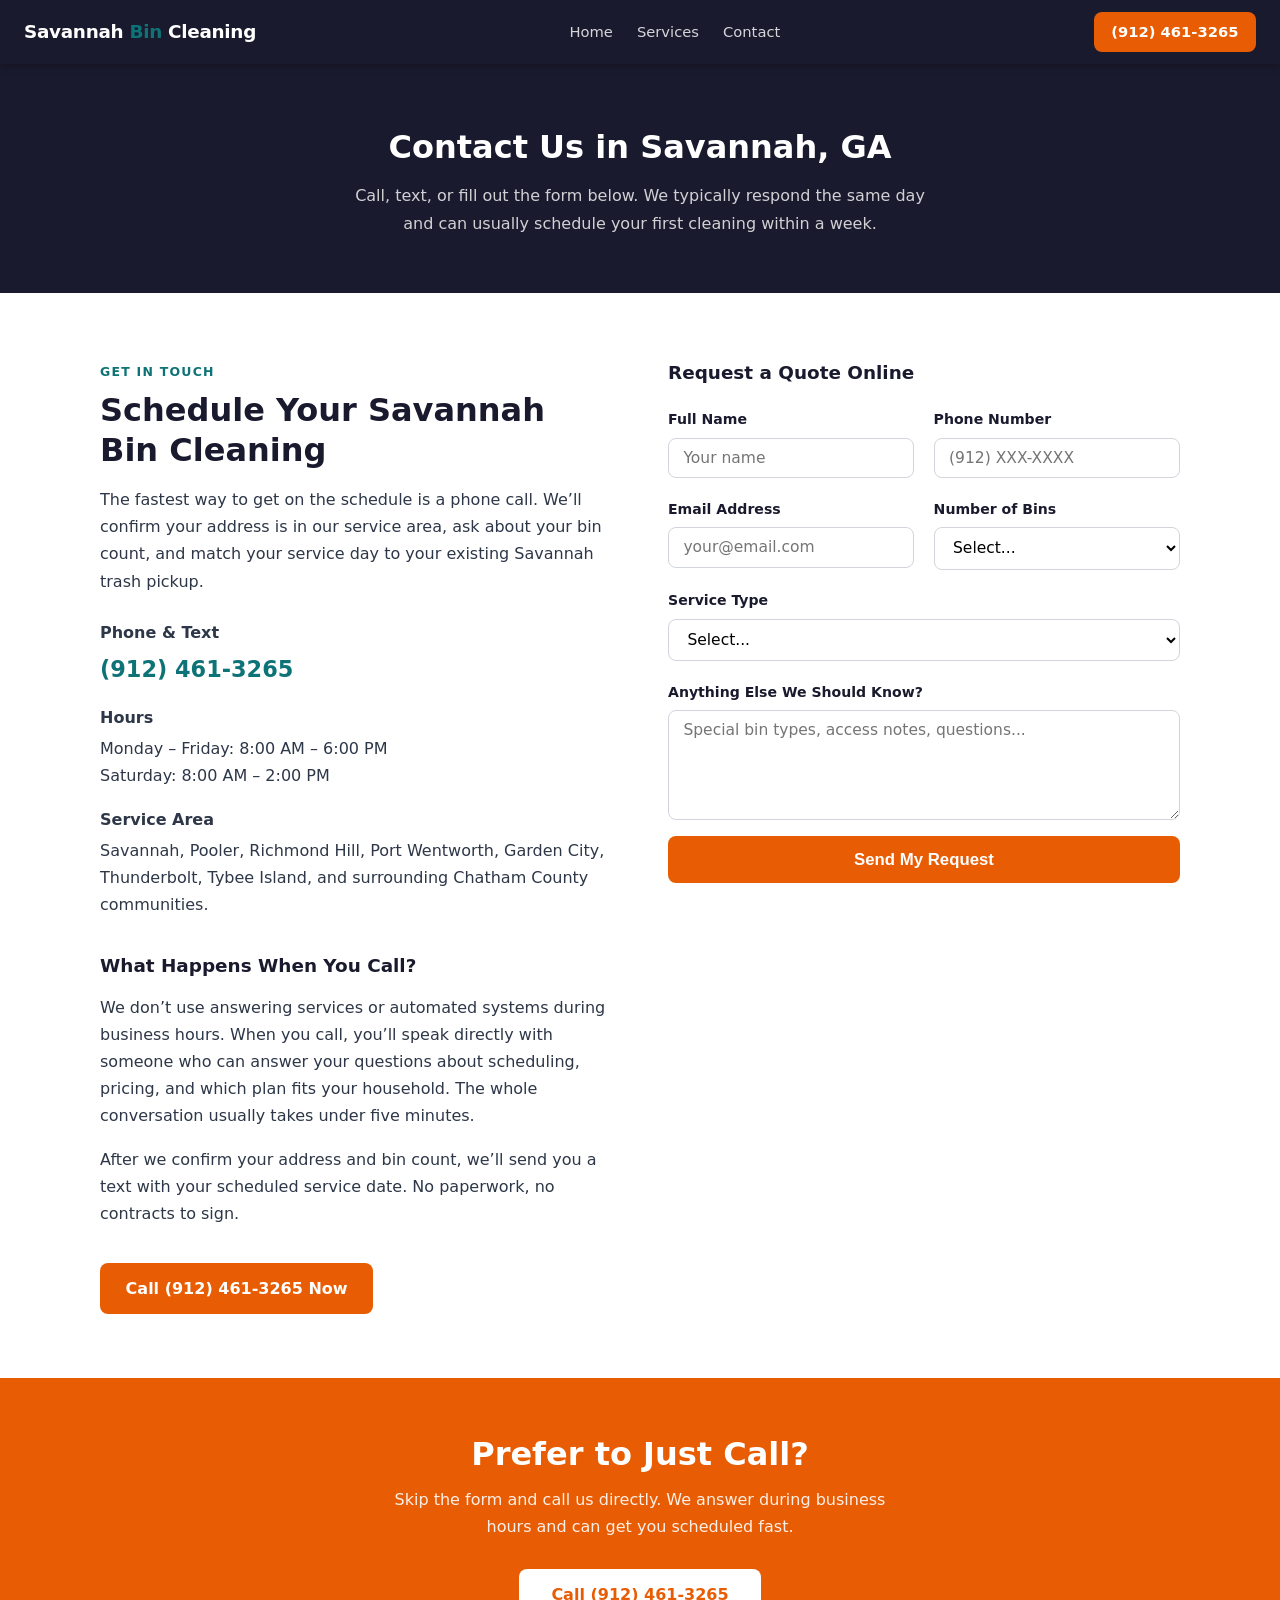
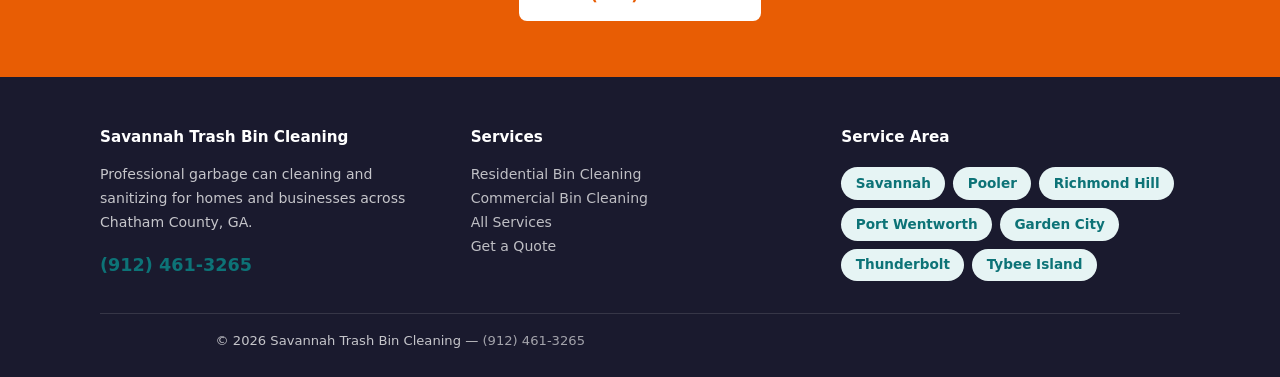
<file: contact.html>
<!DOCTYPE html>
<html lang="en">
<head>
  <meta charset="UTF-8">
  <meta name="viewport" content="width=device-width, initial-scale=1.0">
  <title>Contact Savannah Trash Bin Cleaning | (912) 461-3265</title>
  <meta name="description" content="Contact Savannah Trash Bin Cleaning to schedule your first service. Call (912) 461-3265 or submit a request online. Serving Savannah, Pooler, Richmond Hill, and all of Chatham County.">
  <link rel="canonical" href="https://savannahtrashbincleaning.com/contact.html">
  <link rel="stylesheet" href="styles.css">
  <script type="application/ld+json">
  {
    "@context": "https://schema.org",
    "@type": "LocalBusiness",
    "name": "Savannah Trash Bin Cleaning",
    "telephone": "(912) 461-3265",
    "address": {
      "@type": "PostalAddress",
      "addressLocality": "Savannah",
      "addressRegion": "GA",
      "addressCountry": "US"
    },
    "areaServed": "Savannah, GA",
    "description": "Professional trash bin cleaning service in Savannah, GA.",
    "openingHours": "Mo-Fr 08:00-18:00"
  }
  </script>
</head>
<body>

<!-- NAV -->
<nav class="site-nav">
  <a href="/" class="nav-logo">Savannah <span>Bin</span> Cleaning</a>
  <ul class="nav-links">
    <li><a href="/">Home</a></li>
    <li><a href="/services.html">Services</a></li>
    <li><a href="/contact.html">Contact</a></li>
  </ul>
  <a href="tel:9124613265" class="nav-cta">(912) 461-3265</a>
</nav>

<!-- PAGE HERO -->
<div class="page-hero">
  <h1>Contact Us in Savannah, GA</h1>
  <p>Call, text, or fill out the form below. We typically respond the same day and can usually schedule your first cleaning within a week.</p>
</div>

<!-- CONTACT BODY -->
<section class="section">
  <div class="container">
    <div class="split" style="align-items:start; gap:3.5rem;">

      <!-- LEFT: INFO -->
      <div>
        <span class="section-label">Get in Touch</span>
        <h2>Schedule Your Savannah Bin Cleaning</h2>
        <p>The fastest way to get on the schedule is a phone call. We&rsquo;ll confirm your address is in our service area, ask about your bin count, and match your service day to your existing Savannah trash pickup.</p>

        <div style="margin:1.5rem 0; display:flex; flex-direction:column; gap:1rem;">
          <div>
            <strong style="display:block; margin-bottom:.25rem;">Phone &amp; Text</strong>
            <a href="tel:9124613265" style="font-size:1.4rem; font-weight:700; color:#0d7377;">(912) 461-3265</a>
          </div>
          <div>
            <strong style="display:block; margin-bottom:.25rem;">Hours</strong>
            <p style="margin:0;">Monday &ndash; Friday: 8:00 AM &ndash; 6:00 PM<br>Saturday: 8:00 AM &ndash; 2:00 PM</p>
          </div>
          <div>
            <strong style="display:block; margin-bottom:.25rem;">Service Area</strong>
            <p style="margin:0;">Savannah, Pooler, Richmond Hill, Port Wentworth, Garden City, Thunderbolt, Tybee Island, and surrounding Chatham County communities.</p>
          </div>
        </div>

        <h3 style="margin-top:2rem; margin-bottom:.75rem;">What Happens When You Call?</h3>
        <p>We don&rsquo;t use answering services or automated systems during business hours. When you call, you&rsquo;ll speak directly with someone who can answer your questions about scheduling, pricing, and which plan fits your household. The whole conversation usually takes under five minutes.</p>
        <p>After we confirm your address and bin count, we&rsquo;ll send you a text with your scheduled service date. No paperwork, no contracts to sign.</p>

        <a href="tel:9124613265" class="btn-primary" style="margin-top:1.25rem; display:inline-block;">Call (912) 461-3265 Now</a>
      </div>

      <!-- RIGHT: FORM -->
      <div>
        <h3 style="margin-bottom:1.25rem;">Request a Quote Online</h3>
        <form action="https://formspree.io/f/xpqgrrbn" method="POST">
          <input type="hidden" name="_subject" value="New Lead &mdash; Trash Bin Cleaning in Savannah GA">
          <div class="form-grid">
            <div class="form-group">
              <label for="name">Full Name</label>
              <input type="text" id="name" name="name" placeholder="Your name" required>
            </div>
            <div class="form-group">
              <label for="phone">Phone Number</label>
              <input type="tel" id="phone" name="phone" placeholder="(912) XXX-XXXX" required>
            </div>
            <div class="form-group">
              <label for="email">Email Address</label>
              <input type="email" id="email" name="email" placeholder="your@email.com">
            </div>
            <div class="form-group">
              <label for="bins">Number of Bins</label>
              <select id="bins" name="bins">
                <option value="">Select...</option>
                <option value="1">1 bin</option>
                <option value="2">2 bins</option>
                <option value="3">3 bins</option>
                <option value="4+">4 or more</option>
              </select>
            </div>
            <div class="form-group full">
              <label for="service">Service Type</label>
              <select id="service" name="service">
                <option value="">Select...</option>
                <option value="one-time">One-Time Cleaning</option>
                <option value="monthly">Monthly Plan</option>
                <option value="quarterly">Quarterly Plan</option>
                <option value="commercial">Commercial / HOA</option>
                <option value="not-sure">Not Sure Yet</option>
              </select>
            </div>
            <div class="form-group full">
              <label for="message">Anything Else We Should Know?</label>
              <textarea id="message" name="message" placeholder="Special bin types, access notes, questions..."></textarea>
            </div>
          </div>
          <input type="text" name="_gotcha" style="display:none" tabindex="-1">
          <div class="form-submit">
            <button type="submit" class="btn-primary">Send My Request</button>
          </div>
        </form>
      </div>

    </div>
  </div>
</section>

<!-- CTA BANNER -->
<section class="cta-banner">
  <h2>Prefer to Just Call?</h2>
  <p>Skip the form and call us directly. We answer during business hours and can get you scheduled fast.</p>
  <a href="tel:9124613265" class="btn-white">Call (912) 461-3265</a>
</section>

<!-- FOOTER -->
<footer class="site-footer">
  <div class="container">
    <div class="footer-grid">
      <div class="footer-col">
        <h4>Savannah Trash Bin Cleaning</h4>
        <p>Professional garbage can cleaning and sanitizing for homes and businesses across Chatham County, GA.</p>
        <div class="footer-phone" style="margin-top:.75rem;"><a href="tel:9124613265">(912) 461-3265</a></div>
      </div>
      <div class="footer-col">
        <h4>Services</h4>
        <ul>
          <li><a href="/residential-bin-cleaning-savannah.html">Residential Bin Cleaning</a></li>
          <li><a href="/commercial-bin-cleaning-savannah.html">Commercial Bin Cleaning</a></li>
          <li><a href="/services.html">All Services</a></li>
          <li><a href="/contact.html">Get a Quote</a></li>
        </ul>
      </div>
      <div class="footer-col">
        <h4>Service Area</h4>
        <div class="area-tags">
          <span class="area-tag">Savannah</span>
          <span class="area-tag">Pooler</span>
          <span class="area-tag">Richmond Hill</span>
          <span class="area-tag">Port Wentworth</span>
          <span class="area-tag">Garden City</span>
          <span class="area-tag">Thunderbolt</span>
          <span class="area-tag">Tybee Island</span>
        </div>
      </div>
    </div>
    <div class="footer-bottom">
      <p>&copy; 2026 Savannah Trash Bin Cleaning &mdash; <a href="tel:9124613265" style="color:rgba(255,255,255,.6);">(912) 461-3265</a></p>
    </div>
  </div>
</footer>

</body>
</html>
</file>
<file: styles.css>
/* ============================================================
   Savannah Trash Bin Cleaning — styles.css
   ============================================================ */

*, *::before, *::after { box-sizing: border-box; margin: 0; padding: 0; }

:root {
  --teal:    #0d7377;
  --teal-dk: #0a5c60;
  --teal-lt: #e6f4f4;
  --orange:  #e85d04;
  --orange-dk: #c94e03;
  --dark:    #1a1a2e;
  --gray:    #f5f7f7;
  --text:    #2d3748;
  --muted:   #6b7280;
  --white:   #ffffff;
  --radius:  8px;
  --shadow:  0 2px 12px rgba(0,0,0,0.10);
}

body { font-family: 'Segoe UI', system-ui, sans-serif; color: var(--text); line-height: 1.7; font-size: 1rem; }
img  { max-width: 100%; height: auto; display: block; }
a    { color: var(--teal); text-decoration: none; }
a:hover { color: var(--teal-dk); text-decoration: underline; }

/* --- NAV --- */
.site-nav {
  position: sticky; top: 0; z-index: 100;
  background: var(--dark);
  display: flex; align-items: center; justify-content: space-between;
  padding: 0 1.5rem; height: 64px;
  box-shadow: 0 2px 8px rgba(0,0,0,0.25);
}
.nav-logo { color: var(--white); font-size: 1.15rem; font-weight: 700; letter-spacing: -.3px; white-space: nowrap; }
.nav-logo span { color: var(--teal); }
.nav-links { display: flex; gap: 1.5rem; list-style: none; }
.nav-links a { color: rgba(255,255,255,.82); font-size: .92rem; transition: color .15s; }
.nav-links a:hover { color: var(--white); text-decoration: none; }
.nav-cta {
  background: var(--orange); color: var(--white) !important;
  padding: .45rem 1.1rem; border-radius: var(--radius);
  font-weight: 600; font-size: .92rem; white-space: nowrap;
  transition: background .15s;
}
.nav-cta:hover { background: var(--orange-dk) !important; text-decoration: none !important; }
.nav-phone-text { display: block; }

/* --- HERO --- */
.hero {
  position: relative;
  background: var(--dark);
  min-height: 520px;
  display: flex; align-items: center;
  overflow: hidden;
}
.hero-bg {
  position: absolute; inset: 0;
  background-size: cover; background-position: center;
  opacity: .28;
}
.hero-content {
  position: relative; z-index: 1;
  max-width: 680px;
  padding: 3.5rem 2rem;
  margin-left: 5%;
}
.hero-badge {
  display: inline-block;
  background: var(--teal); color: var(--white);
  font-size: .78rem; font-weight: 700; letter-spacing: .08em; text-transform: uppercase;
  padding: .3rem .8rem; border-radius: 100px; margin-bottom: 1rem;
}
.hero h1 { color: var(--white); font-size: clamp(1.8rem, 4vw, 2.8rem); line-height: 1.2; margin-bottom: 1rem; }
.hero p  { color: rgba(255,255,255,.85); font-size: 1.1rem; margin-bottom: 1.8rem; max-width: 560px; }
.hero-btns { display: flex; gap: 1rem; flex-wrap: wrap; }
.btn-primary {
  background: var(--orange); color: var(--white);
  padding: .75rem 1.6rem; border-radius: var(--radius);
  font-weight: 700; font-size: 1rem; border: none; cursor: pointer;
  display: inline-block; transition: background .15s;
}
.btn-primary:hover { background: var(--orange-dk); color: var(--white); text-decoration: none; }
.btn-outline {
  background: transparent; color: var(--white);
  padding: .75rem 1.6rem; border-radius: var(--radius);
  font-weight: 600; font-size: 1rem; border: 2px solid rgba(255,255,255,.5);
  display: inline-block; transition: border-color .15s;
}
.btn-outline:hover { border-color: var(--white); color: var(--white); text-decoration: none; }

/* --- TRUST BAR --- */
.trust-bar {
  background: var(--teal); color: var(--white);
  display: flex; justify-content: center; flex-wrap: wrap; gap: 2rem;
  padding: .9rem 2rem; font-size: .9rem; font-weight: 600;
}
.trust-bar span::before { content: '&#10003; '; }

/* --- SECTIONS --- */
.section { padding: 4rem 2rem; }
.section-gray { background: var(--gray); }
.section-dark { background: var(--dark); color: var(--white); }
.section-teal-lt { background: var(--teal-lt); }

.container { max-width: 1080px; margin: 0 auto; }

.section-label {
  display: inline-block;
  color: var(--teal); font-weight: 700; font-size: .78rem;
  letter-spacing: .1em; text-transform: uppercase; margin-bottom: .5rem;
}
h2 { font-size: clamp(1.4rem, 3vw, 2rem); line-height: 1.25; margin-bottom: 1rem; color: var(--dark); }
.section-dark h2 { color: var(--white); }
h3 { font-size: 1.15rem; font-weight: 700; margin-bottom: .5rem; color: var(--dark); }
p  { margin-bottom: 1rem; max-width: 72ch; }
p:last-child { margin-bottom: 0; }

/* --- TWO-COL SPLIT --- */
.split { display: grid; grid-template-columns: 1fr 1fr; gap: 3rem; align-items: center; }
.split img { border-radius: var(--radius); box-shadow: var(--shadow); }
@media (max-width: 720px) { .split { grid-template-columns: 1fr; } }

/* --- STEP CARDS --- */
.steps { display: grid; grid-template-columns: repeat(auto-fit, minmax(200px, 1fr)); gap: 1.5rem; margin-top: 2rem; }
.step-card {
  background: var(--white); border-radius: var(--radius); padding: 1.5rem;
  box-shadow: var(--shadow); border-top: 4px solid var(--teal);
  text-align: center;
}
.step-num {
  width: 48px; height: 48px; border-radius: 50%;
  background: var(--teal); color: var(--white);
  font-size: 1.3rem; font-weight: 800;
  display: flex; align-items: center; justify-content: center;
  margin: 0 auto 1rem;
}

/* --- SERVICE CARDS --- */
.service-grid { display: grid; grid-template-columns: repeat(auto-fit, minmax(260px, 1fr)); gap: 1.5rem; margin-top: 2rem; }
.service-card {
  background: var(--white); border-radius: var(--radius); padding: 1.75rem;
  box-shadow: var(--shadow); border-left: 4px solid var(--teal);
}
.service-card h3 { color: var(--teal); margin-bottom: .5rem; }

/* --- FAQ --- */
.faq-list { margin-top: 2rem; display: flex; flex-direction: column; gap: 1.2rem; }
.faq-item {
  background: var(--white); border-radius: var(--radius); padding: 1.5rem;
  box-shadow: var(--shadow);
}
.faq-item h3 { color: var(--teal); margin-bottom: .5rem; font-size: 1rem; }
.faq-item p  { font-size: .95rem; margin: 0; }

/* --- CTA BANNER --- */
.cta-banner {
  background: var(--orange);
  color: var(--white);
  text-align: center;
  padding: 3.5rem 2rem;
}
.cta-banner h2 { color: var(--white); margin-bottom: .75rem; }
.cta-banner p  { margin: 0 auto 1.75rem; max-width: 540px; color: rgba(255,255,255,.9); }
.btn-white {
  background: var(--white); color: var(--orange);
  padding: .8rem 2rem; border-radius: var(--radius);
  font-weight: 700; font-size: 1rem; display: inline-block;
  transition: background .15s;
}
.btn-white:hover { background: #f0f0f0; color: var(--orange); text-decoration: none; }

/* --- PRICING --- */
.pricing-grid { display: grid; grid-template-columns: repeat(auto-fit, minmax(220px, 1fr)); gap: 1.5rem; margin-top: 2rem; }
.pricing-card {
  background: var(--white); border-radius: var(--radius); padding: 1.75rem;
  box-shadow: var(--shadow); text-align: center;
}
.pricing-card.featured { border: 2px solid var(--teal); }
.pricing-card .price { font-size: 2rem; font-weight: 800; color: var(--teal); }
.pricing-card .price span { font-size: 1rem; font-weight: 400; color: var(--muted); }
.pricing-card ul { list-style: none; margin-top: 1rem; text-align: left; }
.pricing-card ul li { padding: .3rem 0; font-size: .93rem; }
.pricing-card ul li::before { content: "&#10003; "; color: var(--teal); font-weight: 700; }

/* --- CONTACT FORM --- */
.form-grid { display: grid; grid-template-columns: 1fr 1fr; gap: 1.2rem; }
@media (max-width: 600px) { .form-grid { grid-template-columns: 1fr; } }
.form-group { display: flex; flex-direction: column; gap: .35rem; }
.form-group.full { grid-column: 1 / -1; }
label { font-size: .88rem; font-weight: 600; color: var(--dark); }
input[type="text"], input[type="tel"], input[type="email"], select, textarea {
  padding: .65rem .9rem; border: 1.5px solid #d1d5db;
  border-radius: var(--radius); font-size: .97rem; font-family: inherit;
  transition: border-color .15s; background: var(--white);
  width: 100%;
}
input:focus, select:focus, textarea:focus {
  outline: none; border-color: var(--teal);
}
textarea { min-height: 110px; resize: vertical; }
.form-submit { margin-top: 1rem; }
.form-submit .btn-primary { width: 100%; padding: .85rem; font-size: 1.05rem; }

/* --- FOOTER --- */
.site-footer {
  background: var(--dark); color: rgba(255,255,255,.75);
  padding: 3rem 2rem 1.5rem;
}
.footer-grid { display: grid; grid-template-columns: 1fr 1fr 1fr; gap: 2rem; margin-bottom: 2rem; }
@media (max-width: 640px) { .footer-grid { grid-template-columns: 1fr; } }
.footer-col h4 { color: var(--white); margin-bottom: .75rem; font-size: .95rem; }
.footer-col p, .footer-col li { font-size: .88rem; line-height: 1.7; }
.footer-col ul { list-style: none; }
.footer-col ul li a { color: rgba(255,255,255,.72); }
.footer-col ul li a:hover { color: var(--white); }
.footer-phone a { color: var(--teal); font-size: 1.1rem; font-weight: 700; }
.footer-bottom { border-top: 1px solid rgba(255,255,255,.12); padding-top: 1rem; font-size: .82rem; text-align: center; }

/* --- SERVICE AREAS --- */
.area-tags { display: flex; flex-wrap: wrap; gap: .5rem; margin-top: 1rem; }
.area-tag {
  background: var(--teal-lt); color: var(--teal);
  border-radius: 100px; padding: .3rem .9rem; font-size: .85rem; font-weight: 600;
}

/* --- PAGE HERO (inner pages) --- */
.page-hero {
  background: var(--dark); color: var(--white);
  padding: 3.5rem 2rem; text-align: center;
}
.page-hero h1 { color: var(--white); margin-bottom: .5rem; }
.page-hero p  { color: rgba(255,255,255,.8); margin: 0 auto; max-width: 600px; }

/* --- RESPONSIVE NAV --- */
@media (max-width: 780px) {
  .nav-links { display: none; }
  .site-nav { justify-content: space-between; }
}
@media (max-width: 480px) {
  .hero-content { padding: 2.5rem 1.25rem; }
  .section { padding: 2.5rem 1.25rem; }
}
</file>
